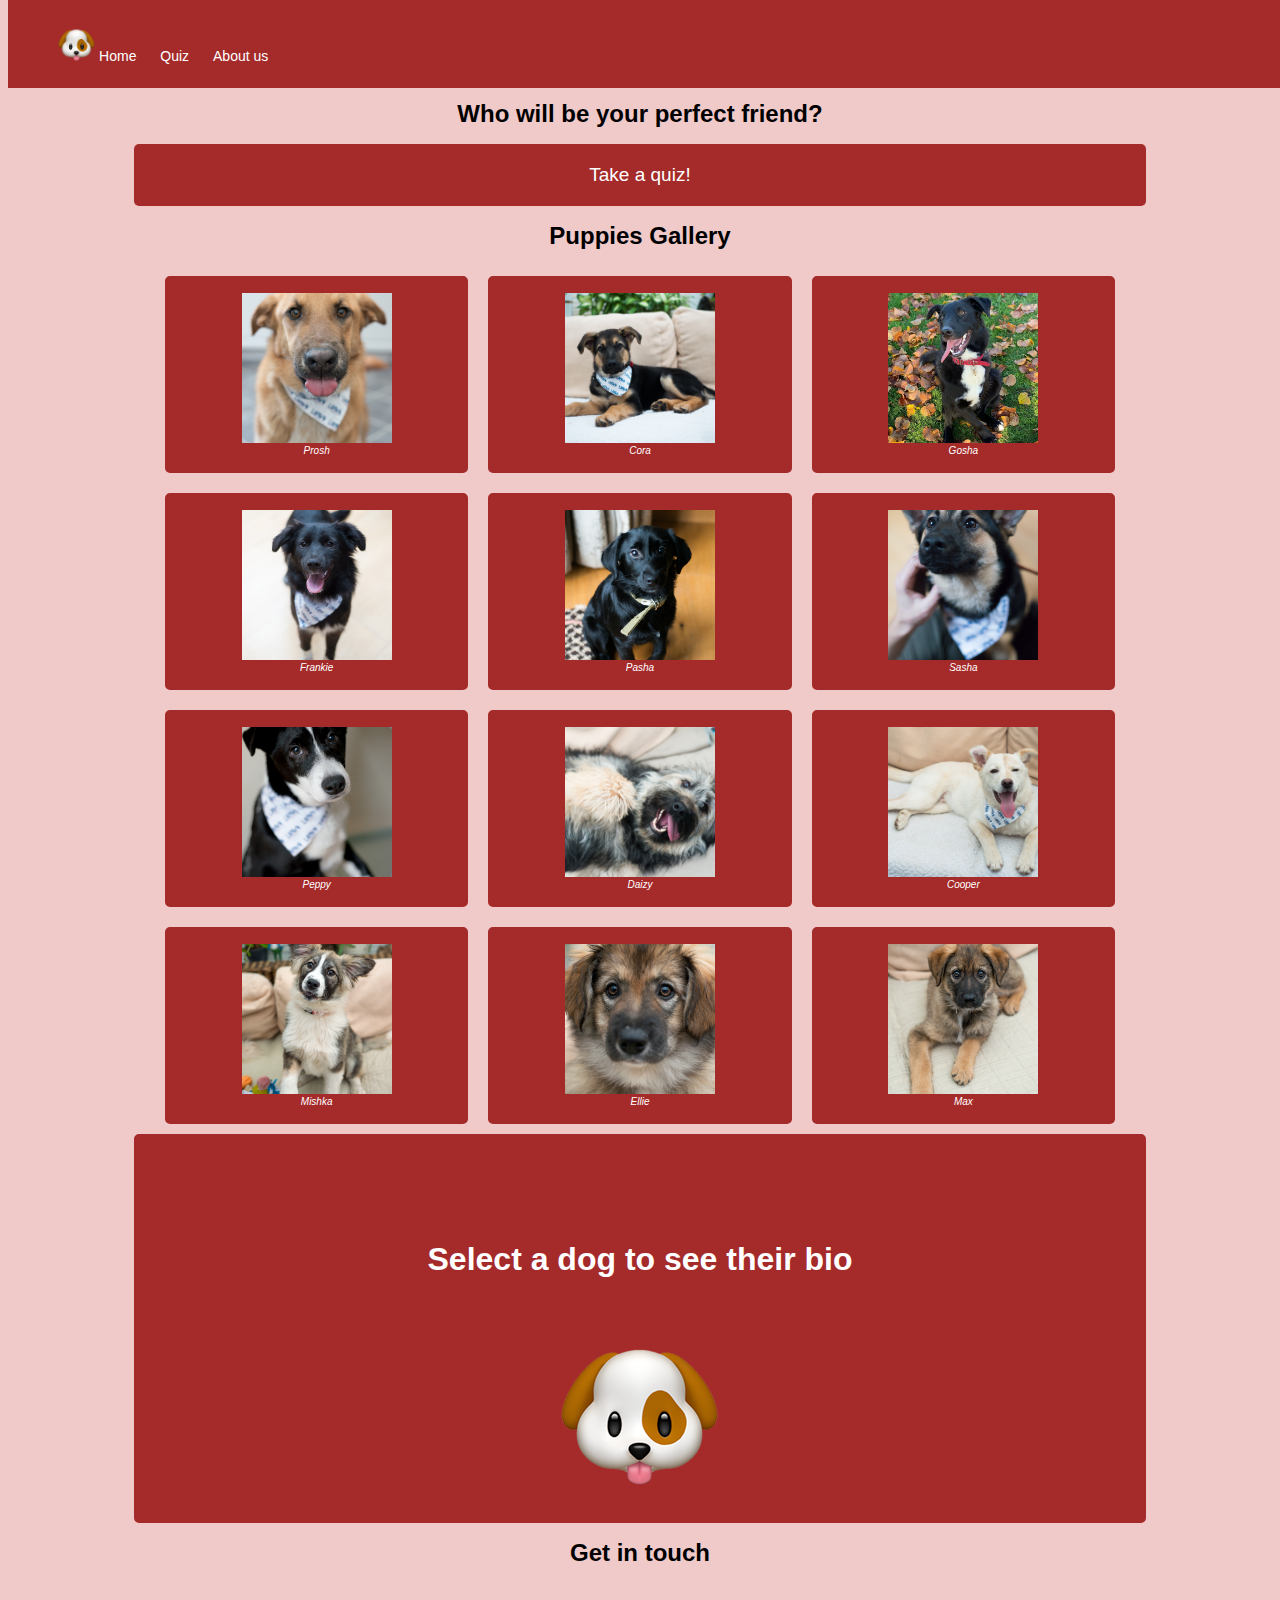
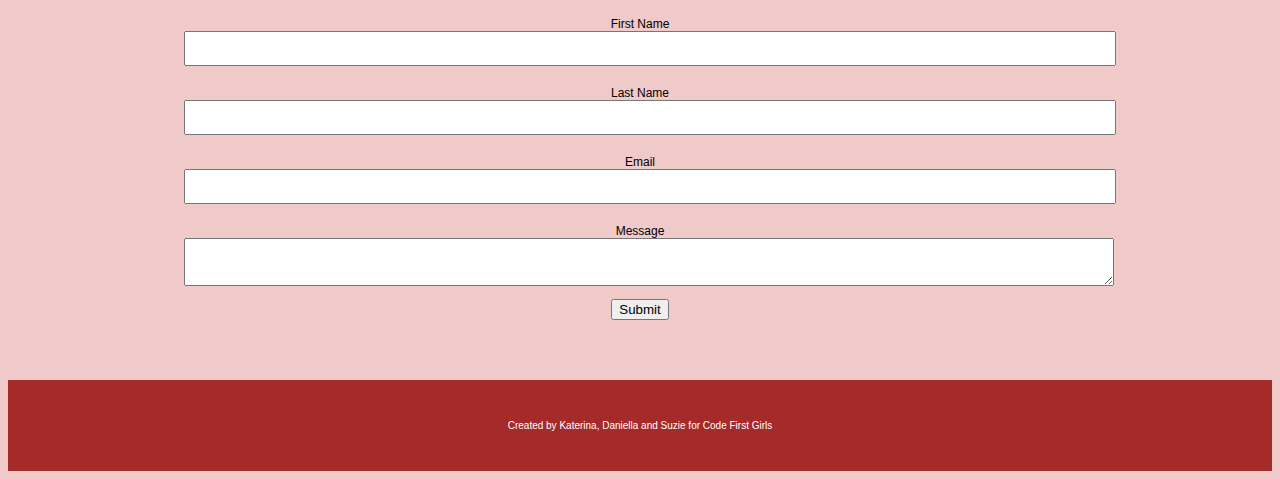
<file: index.html>
<!DOCTYPE html>
<html>
  
  <head>
    <!-- The HEAD is where the "thinking" information of a page lives -->
    <!-- Its where we inject exteneral sources needed for our page to work properly -->
    <!-- We can link CSS, Javascript, fonts and so much more -->
    <link rel= "stylesheet" type="text/css" href="./css/styles.css">
    <!-- The title is the text displayed on our browser tab -->
    <title> Puppy Love </title>
  </head>

  <body>
    <div id="navBar">
      <nav>
        <ul>
          <li><img src="img/dog-face.png" alt="Logo" width="3%"></a></li>
          <li><a href="#">Home</a></li>
          <li><a href="./pages/DogQuiz.html">Quiz</a></li>
          <li><a href="./pages/AboutUs.html">About us</a></li>
        </ul>
      </nav>
    </div>

    <div class="myContainer">
      <div id="youCan">
      </div>

      <h1>Who will be your perfect friend?</h1>
        <div class="myButton" onclick= "document.location= './pages/DogQuiz.html'">
        Take a quiz!
        </div>

      <h1>Puppies Gallery</h1>
  

        <div class="myGallery" id="Gallery">
            <!-- Dog gallery goes in here. Added by JS -->
        </div>

        <div class="Selected" >
            <h1 id="Name">Select a dog to see their bio</h1>
            <div>
              <div class="Img" id="Images">
                <figure>
                  <img id="ProfilePic" src="./img/dog-face.png" alt="Dog">
                  <div id = "ExtraPics"></div>
                </figure>
              </div>
              <figcaption id="Bio"></figcaption>
            </div>  
    
      </div>
  
      

    <h1>Get in touch</h1>
      <div class="myForm">
        <form action="process.php" method="POST">
          
          <div class="formGroup">
            <label>First Name</label>
            <input type="text" name="firstName">
            </div>

          <div class="formGroup">
            <label>Last Name</label>
            <input type="text" name="lastName">
            </div>

          <div class="formGroup">
            <label>Email</label>
            <input type="email" name="email">
            </div>

          <div class="formGroup">
            <label>Message</label>
            <textarea name="message"></textarea>
            </div>
            
          <input type="submit" name="submit" value="Submit">
        
        </form>  
      </div>

    </div>

    <div id="myFooter">
        <footer>
        <p>Created by Katerina, Daniella and Suzie for Code First Girls</p>
        </footer>
    </div>


  </div>
  <script src="./js/dogs.js"></script>
  <script src="./js/index.js"></script>

  </body>

</html>
</file>
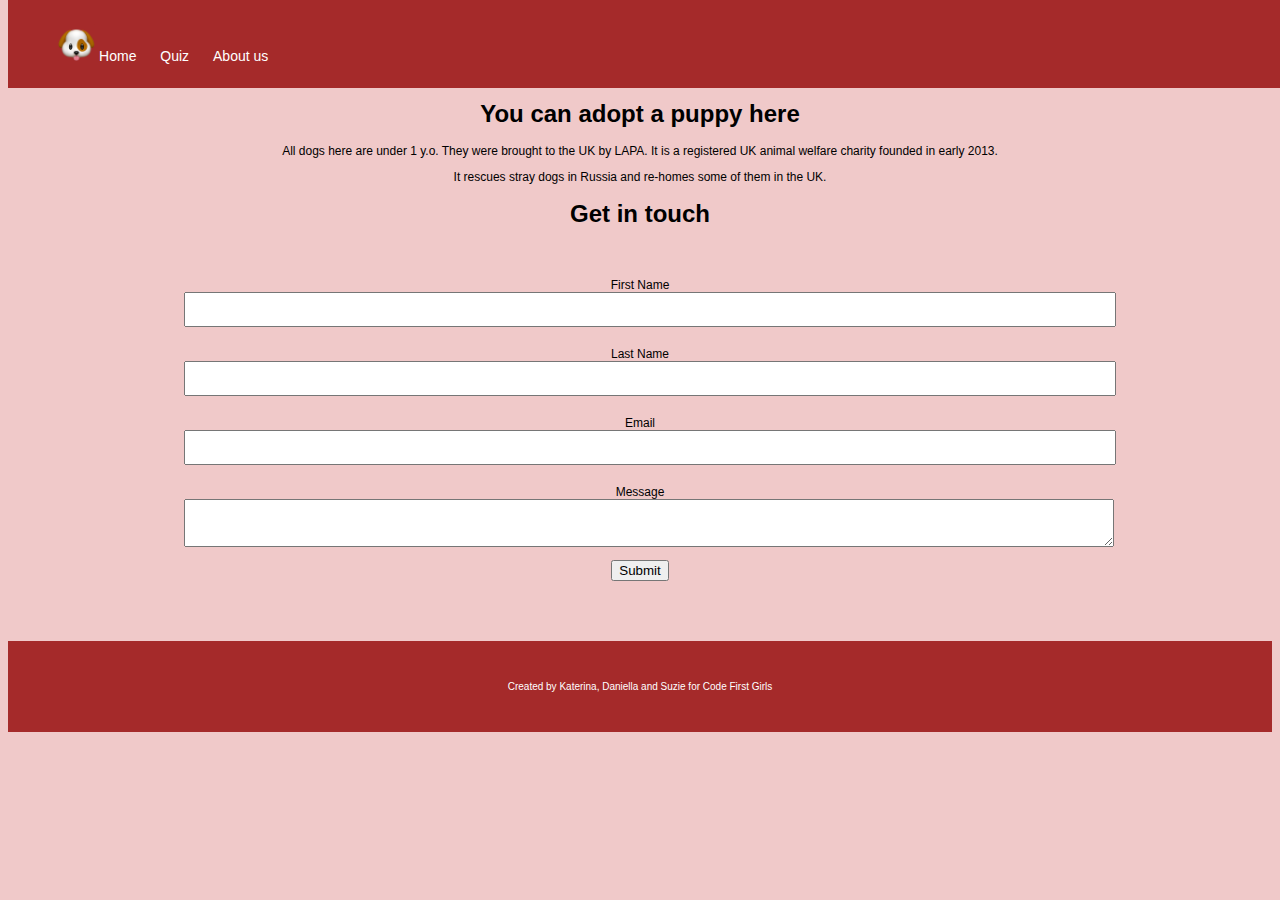
<file: pages/AboutUs.html>
<!DOCTYPE html>
<html>
  
  <head>
    <!-- The HEAD is where the "thinking" information of a page lives -->
    <!-- Its where we inject exteneral sources needed for our page to work properly -->
    <!-- We can link CSS, Javascript, fonts and so much more -->
    <link rel= "stylesheet" type="text/css" href="../css/styles.css">
    <!-- The title is the text displayed on our browser tab -->
    <title> Puppy Love </title>
  </head>

  <body>
    <div id="navBar">
      <nav>
        <ul>
          <li><img src="../img/dog-face.png" alt="Logo" width="3%"></a></li>
          <li><a href="../index.html">Home</a></li>
          <li><a href="DogQuiz.html">Quiz</a></li>
          <li><a href="#">About us</a></li>
        </ul>
      </nav>
    </div>

    <div class="myContainer">

      <div id="youCan">
        <h1>You can adopt a puppy here</h1>
          All dogs here are under 1 y.o. They were brought to the UK by LAPA. It is a registered UK animal welfare charity founded in early 2013.
          <br/>
          <p> It rescues stray dogs in Russia and re-homes some of them in the UK.</p>
      </div> 

    <h1>Get in touch</h1>
      <div class="myForm">
        <form action="process.php" method="POST">
          
          <div class="formGroup">
            <label>First Name</label>
            <input type="text" name="firstName">
            </div>

          <div class="formGroup">
            <label>Last Name</label>
            <input type="text" name="lastName">
            </div>

          <div class="formGroup">
            <label>Email</label>
            <input type="email" name="email">
            </div>

          <div class="formGroup">
            <label>Message</label>
            <textarea name="message"></textarea>
            </div>
            
          <input type="submit" name="submit" value="Submit">
        
        </form>  
      </div>

    </div>

    <div id="myFooter">
        <footer>
        <p>Created by Katerina, Daniella and Suzie for Code First Girls</p>
        </footer>
    </div>


  </div>

  </body>

</html>
</file>
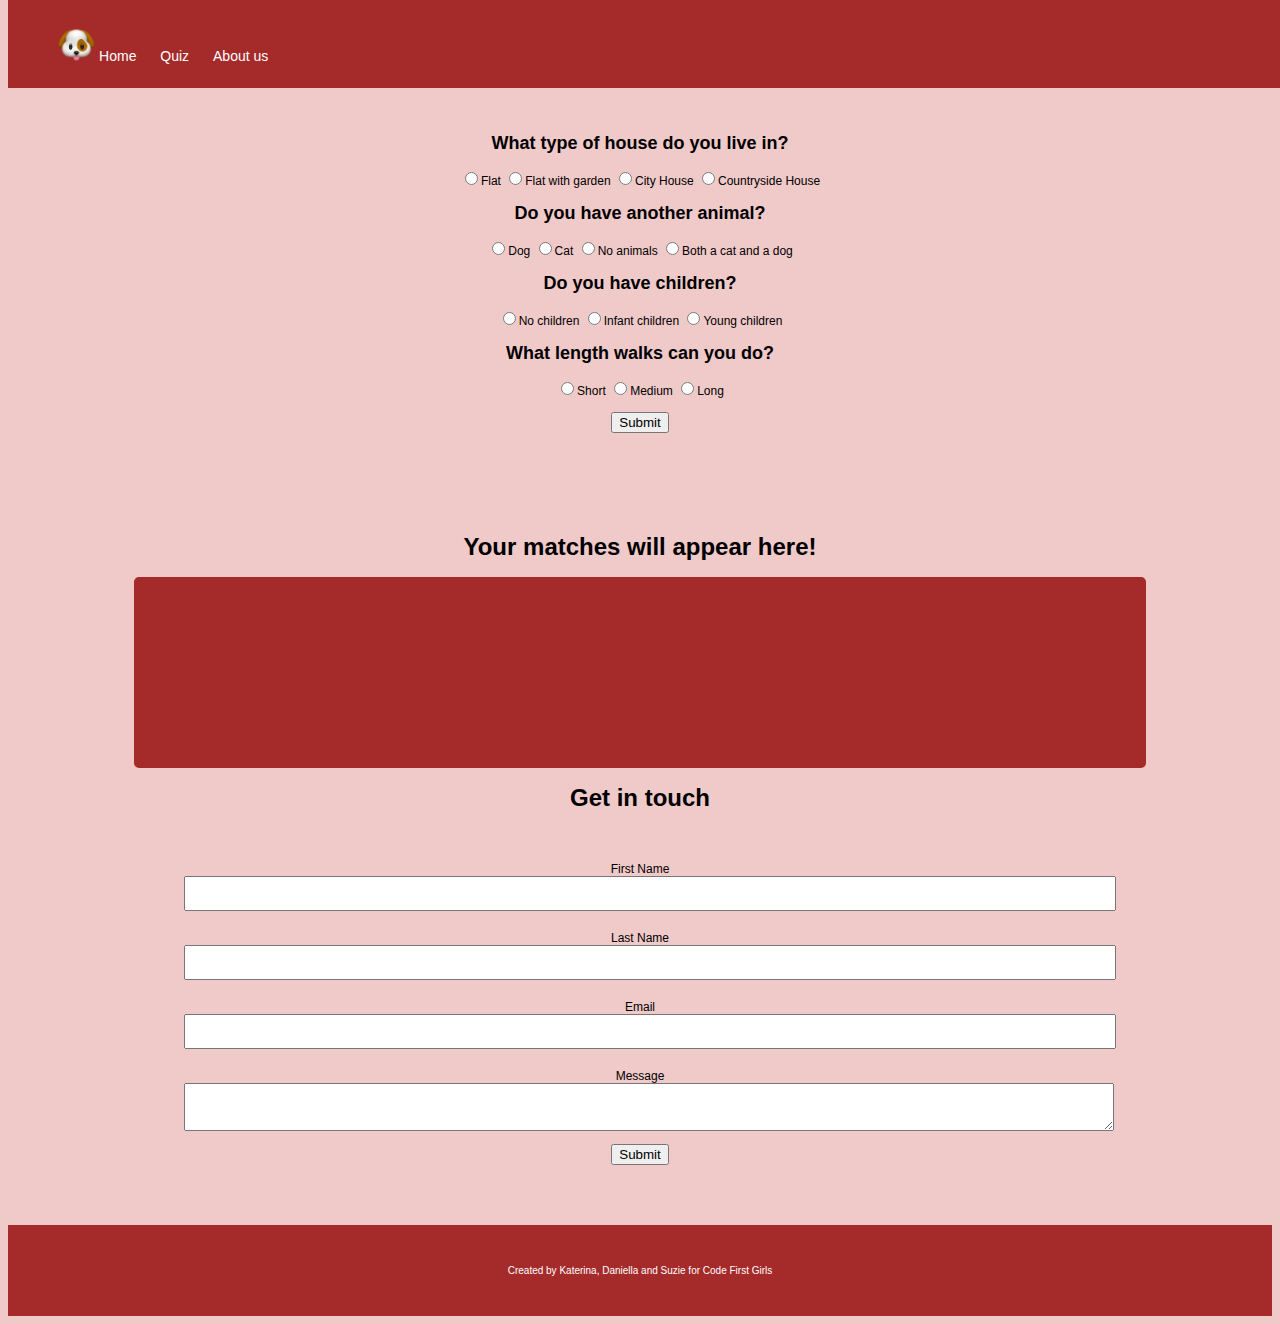
<file: pages/DogQuiz.html>
<!DOCTYPE html>
<html>
  
  <head>
    <!-- The HEAD is where the "thinking" information of a page lives -->
    <!-- Its where we inject exteneral sources needed for our page to work properly -->
    <!-- We can link CSS, Javascript, fonts and so much more -->
    <link rel= "stylesheet" type="text/css" href="../css/styles.css">
    <!-- The title is the text displayed on our browser tab -->
    <title> Puppy Love </title>
  </head>

  <body>
    <div id="navBar">
      <nav>
        <ul>
          <li><img src="../img/dog-face.png" alt="Logo" width="3%"></a></li>
          <li><a href="../index.html">Home</a></li>
          <li><a href="DogQuiz.html">Quiz</a></li>
          <li><a href="AboutUs.html">About us</a></li>
        </ul>
      </nav>
    </div>



    <div class="myContainer">

      <div id = "Quiz">
        <h1>What's the best dog for you?</h1>
        <h3>Take the quiz to find out...</h3>
      ​
      <form id="form1">
      <br>
        <h2>What type of house do you live in?</h2>
        <label for="hou_flat"><input type="radio" name="house" value="flat" id="hou_flat" />Flat</label>
        <label for="hou_flatg"><input type="radio" name="house" value="flatg" id="hou_flatg" />Flat with garden</label>
        <label for="hou_cithou"><input type="radio" name="house" value="cithou" id="hou_cithou" />City House</label>
        <label for="hou_couhou"><input type="radio" name="house" value="couhou" id="hou_couhou"/>Countryside House</label>
      <br>
        <h2>Do you have another animal?</h2>
        <label for="ani_dog"><input type="radio" name="animal" value="dog" id="ani_dog"/>Dog</label>
        <label for="ani_cat"><input type="radio" name="animal" value="cat" id="ani_cat"/>Cat</label>
        <label for="ani_none"><input type="radio" name="animal" value="none" id="ani_none" />No animals</label>
        <label for="ani_both"><input type="radio" name="animal" value="both" id="ani_both" />Both a cat and a dog</label>
      <br>
        <h2>Do you have children?</h2>
        <label for="chi_none"><input type="radio" name="child" value="none" id="chi_none" />No children</label>
        <label for="chi_baby"><input type="radio" name="child" value="baby" id="chi_baby" />Infant children</label>
        <label for="chi_young"><input type="radio" name="child" value="young" id="chi_young" />Young children</label>
        
      <br> 
        <h2>What length walks can you do?</h2>
        <label for="wal_short"><input type="radio" name="walk" value="short" id="wal_none" />Short</label>
        <label for="wal_medium"><input type="radio" name="walk" value="medium" id="wal_little" />Medium</label>
        <label for="wal_long"><input type="radio" name="walk" value="long" id="wal_med" />Long</label>
        <br>
        <br>
        <button type="submit" value="Submit">Submit</button>
        
        </form>
      </div>

      <div id="youCan">
        <h1 id = "answer">Your matches will appear here!</h1>
      </div> 
  

        <div class="myGallery" id="Gallery">
        </div>

        <div class="Selected" >
            <h1 id="Name"></h1>
            <div>
              <div class="Img">
                <figure>
                  <img id="ProfilePic">
                  <div id = "ExtraPics"></div>
                </figure>
              </div>
              <figcaption id="Bio"></figcaption>
            </div>  
    
      </div>
  
      

    <h1>Get in touch</h1>
      <div class="myForm">
        <form action="process.php" method="POST">
          
          <div class="formGroup">
            <label>First Name</label>
            <input type="text" name="firstName">
            </div>

          <div class="formGroup">
            <label>Last Name</label>
            <input type="text" name="lastName">
            </div>

          <div class="formGroup">
            <label>Email</label>
            <input type="email" name="email">
            </div>

          <div class="formGroup">
            <label>Message</label>
            <textarea name="message"></textarea>
            </div>
            
          <input type="submit" name="submit" value="Submit">
        
        </form>  
      </div>

    </div>

    <div id="myFooter">
        <footer>
        <p>Created by Katerina, Daniella and Suzie for Code First Girls</p>
        </footer>
    </div>


  </div>

  <script src="../js/dogs.js"></script>
  <script src="../js/quiz.js"></script>
 
  </body>

</html>
</file>
<file: css/styles.css>
body {
    background-color: rgba(221, 136, 136, 0.452);
    font-family: Verdana, Geneva, Tahoma, sans-serif;
    font-size: 12px;
    margin-top: 0px;
}

#navBar{
    position: fixed;
    font-size: 14px;
    top: 0px;
    background-color: brown;
    padding: 10px;
    width: 100%;
    color: white;
    text-align: left;
}s

#navBar ul{
    list-style: none;
}

#navBar li{
    display: inline;
}

#navBar a{
    color: white;
    text-decoration: none;
    font-size: 14px;
    padding-right: 20px;
}

#navBar a:hover{
    color: chocolate;
}
.myContainer{
    width: 80%;
    margin: auto;
    text-align: center;
}
.myButton{
    font-size: 19px;
    color: white;
    background: brown;
    text-align: center;
    padding: 20px;
    margin: 20 px;
    border-radius: 5px;
    ;
}

.myButton:hover{
    background: chocolate;
    color: black;
}

#youCan{
    margin-top: 100px;
    font-size: 12px;
    font-weight: lighter;
    text-align: center;
}

.myForm{
    padding: 20px;
    margin: 20px; 
}

.myForm .formGroup{
    padding: 10px;
}

.myForm label{
    display: block;
}

.myForm input[type="text"], .myForm input[type="email"], .myForm textarea {
    padding: 8px;
    width: 100%;
}

.myGallery {
    display:flex;
    flex-flow: row wrap;
    justify-content: center;

    }

.myGallery div{
    border: 2px solid brown;
    border-radius: 5px;
    padding: 5px;
    flex-basis: 30%;
    box-sizing: border-box;
    background-color: brown;
    color: white;
    font-size: 10px;
    font-style: italic;
}

.myGallery .Img{
    width: 1000px;
    margin: 10px;

}

.myGallery .Img:hover{
    background-color: chocolate;
}

#myFooter{
    background-color: brown;
    color: white;
    font-size: 10px;
    text-align: center;
    padding: 30px;
    margin-top: 40px; 
}

.myGallery .Img img {
    object-fit: cover;
    width:  150px;
    height: 150px;
}

.Selected {
    display:flex;
    justify-content: center;
    flex-direction: column;
    border: 2px solid brown;
    border-radius: 5px;
    padding: 5px;
    flex-basis: 30%;
    box-sizing: border-box;
    background-color: brown;
    color: white;
    font-size: 16px;
    }

#ProfilePic{
    flex:auto;
    max-width: 100%;
    margin: 10px;

}

#Name{
    margin-top: 100px;
    text-align: center;
}
</file>
